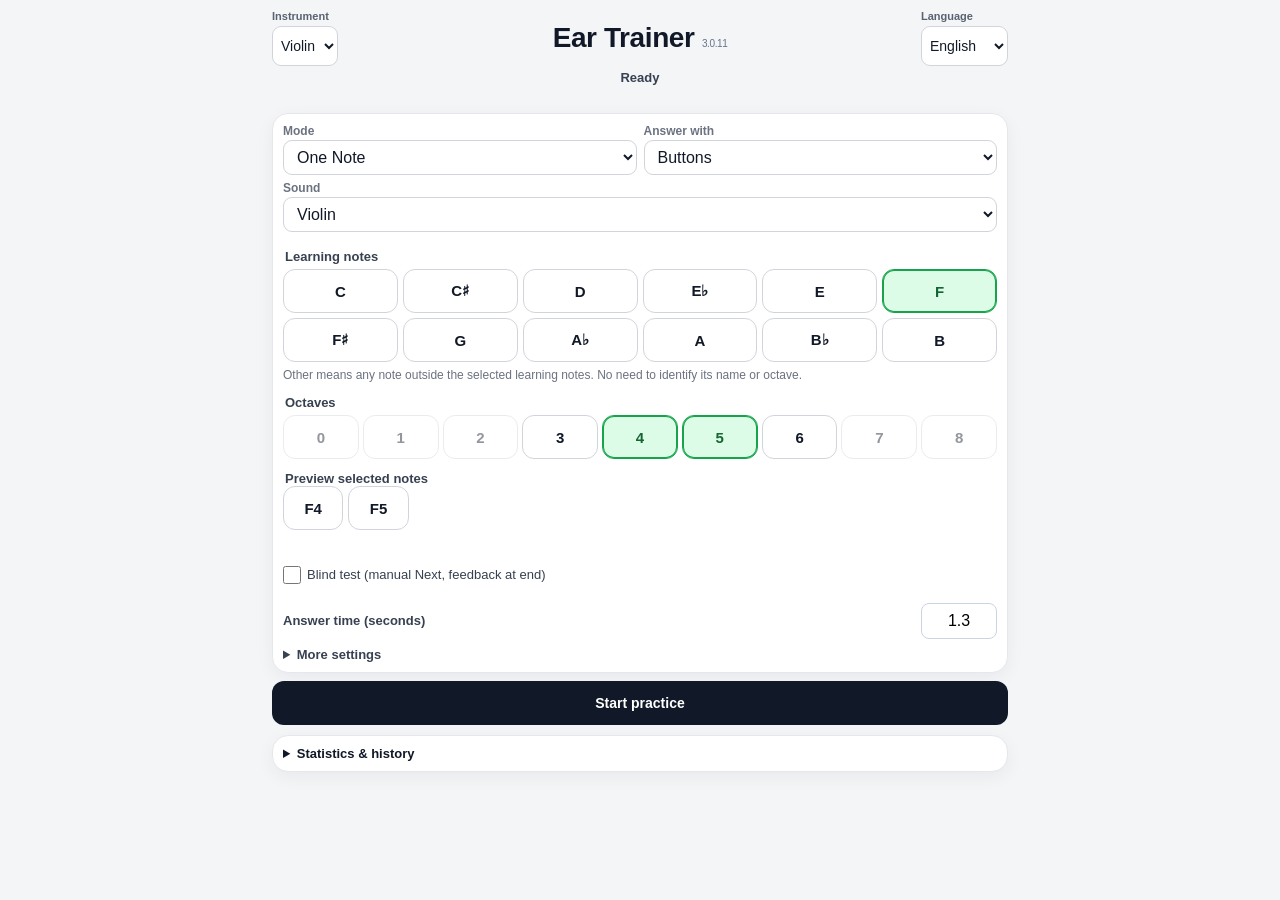
<file: index.html>
<!DOCTYPE html>
<html lang="en">
<head>
    <meta charset="UTF-8">
    <meta name="viewport" content="width=device-width, initial-scale=1.0, viewport-fit=cover">
    <meta name="theme-color" content="#f4f5f7">
    <meta name="apple-mobile-web-app-capable" content="yes">
    <meta name="apple-mobile-web-app-status-bar-style" content="default">
    <meta name="apple-mobile-web-app-title" content="Ear Trainer">
    <title>Ear Trainer</title>
    <link rel="manifest" href="./manifest.webmanifest">
    <link rel="apple-touch-icon" href="./icon-192.png">
    <link rel="stylesheet" href="./styles.css">
</head>
<body>
    <aside id="dailyGoalNotice" class="daily-goal-notice" hidden>
        <strong id="dailyGoalText" role="alert"></strong>
        <button type="button" class="secondary" id="dailyGoalDismiss">OK</button>
    </aside>
    <main class="app-shell">
        <header class="app-header">
            <div class="header-top">
                <label class="header-picker" for="instrumentSelect">
                    <span id="instrumentLabel">Instrument</span>
                    <select id="instrumentSelect">
                        <option value="violin" selected>Violin</option>
                        <option value="piano">Piano</option>
                    </select>
                </label>
                <h1 id="appTitle">Ear Trainer <small id="appVersion"></small></h1>
                <label class="header-picker language-picker" for="languageSelect">
                    <span id="languageLabel">Language</span>
                    <select id="languageSelect" aria-label="Language">
                        <option value="en">English</option>
                        <option value="de">Deutsch</option>
                        <option value="ja">&#26085;&#26412;&#35486;</option>
                        <option value="it">Italiano</option>
                        <option value="el">&#917;&#955;&#955;&#951;&#957;&#953;&#954;&#940;</option>
                        <option value="zh-TW">&#32321;&#39636;&#20013;&#25991;</option>
                    </select>
                </label>
            </div>
            <button id="updateButton" type="button" class="secondary update-button" hidden>Update to the new version</button>
            <button id="audioReload" type="button" class="secondary" hidden>Reload audio</button>
            <p id="status" class="status" aria-live="polite"></p>
        </header>

        <p id="storageWarning" role="alert" hidden></p>
        <section class="settings-card" id="settingsCard">
            <div class="settings-grid">
                <label><span data-i="mode"></span><select id="modeSelect"><option value="single" data-i="one"></option><option value="interval" data-i="two"></option><option value="free" data-i="free"></option></select></label>
                <label id="displayRow"><span data-i="answerWith"></span><select id="displaySelect"><option value="buttons" data-i="buttons"></option><option value="instrument" data-i="instrument"></option></select></label>
                <label class="wide"><span data-i="sound"></span><select id="soundSelect" aria-describedby="soundHint"><option value="piano" data-i="piano"></option><option value="violin" data-i="violin"></option><option value="mixed" data-i="mixed"></option></select></label>
            </div>
            <p id="soundHint" class="mini" data-i="mixedHint" hidden></p>
            <div id="apSettings">
                <fieldset><legend data-i="learningNotes"></legend><div id="learningNotes" class="note-grid"></div><p id="otherHint" class="mini" data-i="otherHint" hidden></p></fieldset>
                <fieldset><legend data-i="octaves"></legend><div id="octaves" class="octave-grid"></div></fieldset>
                <fieldset class="selection-preview"><legend data-i="previewSelected"></legend><div id="selectionPreviewKeys" class="preview-grid" aria-label="Preview" aria-describedby="selectionPreviewLabel"></div><p id="selectionPreviewLabel" class="mini" role="status" aria-live="polite"></p></fieldset>
                <label class="option-row"><input type="checkbox" id="blindCheck"><span data-i="blind"></span></label>
            </div>
            <div id="rpSettings" hidden>
                <div class="settings-grid">
                    <label><span data-i="minInterval"></span><select id="minIntervalSelect"></select></label>
                    <label><span data-i="maxInterval"></span><select id="maxIntervalSelect"></select></label>
                    <label class="wide"><span data-i="direction"></span><select id="directionSelect"><option value="both" data-i="random"></option><option value="higher" data-i="up"></option><option value="lower" data-i="down"></option></select></label>
                </div>
                <details id="rangeDetails"><summary><span data-i="pitchRange"></span> · <span id="rangeLabel"></span></summary>
                    <div class="settings-grid"><label><span data-i="from"></span><select id="startNote"></select></label><label><span data-i="to"></span><select id="endNote"></select></label></div>
                </details>
            </div>
            <div id="commonSettings">
                <label class="time-setting"><span data-i="answerTime"></span><input id="answerLimitSelect" type="text" inputmode="decimal" autocomplete="off" spellcheck="false" aria-label="Answer time (seconds)"></label>
                <details><summary data-i="advanced"></summary>
                    <label class="option-row"><input type="checkbox" id="autoNextCheck" checked><span data-i="autoNext"></span></label>
                    <label class="option-row" id="maskRow"><input type="checkbox" id="maskCheck" checked><span data-i="mask"></span></label>
                    <p class="mini" data-i="timeHint"></p>
                </details>
            </div>
            <p id="configError" role="alert" hidden></p>
        </section>
        <div id="practicePanel">
            <section id="controls" class="controls unified-controls">
                <button id="playButton" class="primary" disabled data-i="start"></button>
                <button id="nextButton" class="secondary" hidden data-i="next"></button>
                <button id="replayButton" class="secondary" hidden data-i="replay"></button>
            </section>
            <section id="answerCard" class="answer-card" hidden>
                <div id="sessionScore" class="session-score"></div>
                <div id="answerText" role="status" aria-live="polite"></div>
                <div id="answerTimer" class="answer-timer" aria-hidden="true" hidden><span></span></div>
            </section>
            <div id="answerArea" hidden>
                <div id="extraAnswers" class="extra-answers" hidden><button id="otherButton" type="button" class="secondary other-answer" data-i="other"></button><button id="unsureButton" class="secondary" data-i="unsure"></button><button id="relativeButton" class="secondary" data-i="relative" hidden></button></div>
                <section id="buttonBoard" class="button-board" hidden>
                    <div id="apNameKeys" class="note-grid" role="group" aria-label="Note name"></div>
                    <div id="apOctaveKeys" class="octave-grid" role="group" aria-label="Octave"></div>
                    <div id="intervalAnswers" class="interval-answers" role="group" aria-label="Semitones"></div>
                    <p id="previewLabel" class="mini" role="status" hidden></p>
                </section>
                <section class="keyboard-card" id="keyboardCard" hidden>
                    <div id="keyboardScroller" class="keyboard-scroller"><div id="keyboard" class="keyboard"></div></div>
                </section>
            </div>
        </div>
        <section id="sessionSummary" class="settings-card" hidden><h2 data-i="results"></h2><div id="summaryBody"></div><details id="reviewDetails" hidden><summary data-i="review"></summary><ol id="reviewList"></ol></details></section>
        <details id="statistics" class="settings-card history-card">
            <summary data-i="statistics"></summary><div id="historyBody"></div>
            <div class="history-actions"><button id="exportButton" class="secondary" data-i="backup"></button><button id="importButton" class="secondary" data-i="restore"></button><input id="importFile" type="file" accept=".json,application/json" hidden></div>
            <p class="mini" id="historyNotice" role="status"></p>
        <section class="tracker-strip" aria-label="Training time">
            <p id="trackerStatus">今日有效训练 0/60 分钟 · 仅本机，未同步</p>
            <details class="tracker-config">
                <summary><span id="trackerSettingTitle">训练时间同步设置</span> <span id="trackerSync"></span></summary>
                <label><span id="trackerEndpointLabel">Cloudflare 同步 Worker HTTPS 地址</span>
                    <input id="trackerEndpoint" type="url" placeholder="https://your-sync-worker.workers.dev" autocomplete="off">
                </label>
                <label><span id="trackerKeyLabel">个人配对码（不同网站和设备须完全相同）</span>
                    <input id="trackerKey" type="text" maxlength="32" autocomplete="off" spellcheck="false">
                </label>
                <div class="tracker-buttons">
                    <button type="button" id="trackerSave" class="secondary">保存同步设置</button>
                    <button type="button" id="trackerCopy" class="secondary">复制配对码</button>
                </div>
                <div id="trackerHistory" class="tracker-history"></div>
                <p id="trackerConfigMessage">未配置云端前，两个网站与设备的进度不能合并。</p>
            </details>
        </section>

        </details>
    </main>
    <script src="./vendor/WebAudioFontPlayer.js"></script>
    <script src="./i18n.js"></script>
    <script src="./training-core.js"></script>
    <script src="./answer-timer.js"></script>
    <script src="./ap-science.js"></script>
    <script src="./training-tracker.js"></script>
    <script src="./ap-focus-model.js"></script>
    <script src="./relative-course.js"></script>
    <script src="./unified-model.js"></script>
    <script src="./unified-copy.js"></script>
    <script src="./app.js"></script>
</body>
</html>
</file>
<file: styles.css>
:root {
    color-scheme: light;
    font-family: -apple-system, BlinkMacSystemFont, "Segoe UI", Arial, sans-serif;
    background: #f4f5f7;
    color: #111827;
}

* { box-sizing: border-box; -webkit-tap-highlight-color: transparent; }
html, body { margin: 0; min-height: 100%; background: #f4f5f7; }
body { overscroll-behavior-y: contain; }
button, select { font: inherit; }
button {
    min-height: 46px;
    border: 0;
    border-radius: 12px;
    padding: 0 12px;
    font-weight: 700;
    cursor: pointer;
    touch-action: manipulation;
}
button:disabled { opacity: 0.45; cursor: default; }
.primary { background: #111827; color: white; }
.secondary { background: white; color: #111827; border: 1px solid #d1d5db; }
.danger { background: #fee2e2; color: #991b1b; border: 1px solid #fecaca; }
.full-width { width: 100%; margin-top: 7px; }
.app-shell {
    width: min(100%, 760px);
    margin: 0 auto;
    padding: max(10px, env(safe-area-inset-top)) 12px max(10px, env(safe-area-inset-bottom));
}
.app-header { text-align: center; margin-bottom: 8px; }
.header-top {
    display: grid;
    grid-template-columns: minmax(0, 1fr) auto minmax(0, 1fr);
    align-items: center;
    gap: 4px;
}
.app-header h1 { margin: 0; font-size: clamp(20px, 5.6vw, 28px); letter-spacing: -0.4px; }
.header-picker { justify-self: start; display: grid; max-width: 100%; text-align: left; gap: 4px; }
.header-picker.language-picker { justify-self: end; }
.header-picker span { font-size: 11px; color: #596270; font-weight: 700; }
.header-picker select { min-height: 40px; min-width: 0; max-width: 100%; padding: 2px 4px; font-size: 14px; }
.status { height: 36px; min-height: 36px; overflow: hidden; margin: 3px 0 0; font-size: 13px; line-height: 18px; font-weight: 650; color: #374151; }
.settings-card, .answer-card, .keyboard-card {
    background: white;
    border: 1px solid #e5e7eb;
    border-radius: 16px;
    box-shadow: 0 5px 18px rgba(17, 24, 39, 0.05);
}
.settings-card { padding: 10px; }
.settings-grid { display: grid; grid-template-columns: repeat(2, minmax(0, 1fr)); gap: 6px 10px; }
.settings-grid label { display: grid; gap: 2px; }
.settings-grid span, .mode-picker span, .instrument-picker span { font-size: 12px; font-weight: 700; color: #6b7280; }
.settings-actions { display: grid; grid-template-columns: minmax(0, 1fr) minmax(92px, .8fr); align-items: end; gap: 10px; margin-top: 7px; }
.mode-picker, .instrument-picker { display: grid; gap: 2px; min-width: 0; }
.settings-actions button { min-height: 35px; }
select { width: 100%; min-height: 35px; border-radius: 9px; border: 1px solid #d1d5db; background: #fff; padding: 0 9px; color: #111827; }
.controls { display: grid; grid-template-columns: repeat(3, minmax(0, 1fr)); gap: 8px; margin: 8px 0; }
.controls button { font-size: 13px; padding: 0 6px; }
.answer-card { overflow: hidden; }
.answer-text { height: 38px; padding: 3px 10px 0; line-height: 32px; font-size: 17px; font-weight: 800; text-align: center; white-space: nowrap; overflow: hidden; text-overflow: ellipsis; }
#staff { display: block; width: 100%; height: auto; }
.keyboard-card { padding: 7px; }
.keyboard-scroller { overflow-x: auto; overflow-y: hidden; padding-bottom: 4px; scrollbar-width: thin; overscroll-behavior-x: contain; }
.keyboard { position: relative; height: 214px; min-width: 100%; user-select: none; }

.piano-key { position: absolute; top: 0; border: 1px solid #111827; border-radius: 0 0 7px 7px; padding: 0; touch-action: pan-x; user-select: none; }
.white-key { width: 52px; height: 186px; background: #ffffff; z-index: 1; }
.black-key { width: 32px; height: 120px; background: #111111; z-index: 2; }
/* A blue ring marks the public reference pitch; wrong/correct fills stay legible. */
.white-key.reference { box-shadow: inset 0 0 0 4px #2563eb; }
.black-key.reference { box-shadow: inset 0 0 0 3px #93c5fd; }
.white-key.correct, .white-key.active { background: #86d17c; }
.white-key.wrong { background: #e88b8b; }
.black-key.correct, .black-key.active { background: #4f9d48; }
.black-key.wrong { background: #b94a4a; }
.hint { margin: 6px 6px 0; color: #6b7280; font-size: 12px; line-height: 1.45; text-align: center; }
#demoPointer {
    position: fixed;
    left: 0;
    top: 0;
    width: 34px;
    height: 34px;
    border-radius: 50%;
    background: rgba(17, 24, 39, 0.20);
    border: 2px solid rgba(17, 24, 39, 0.52);
    transform: translate(-50%, -50%) scale(0);
    transition: left 260ms ease, top 260ms ease, transform 140ms ease, opacity 140ms ease;
    opacity: 0;
    z-index: 9999;
    pointer-events: none;
}
#demoPointer.visible { opacity: 1; transform: translate(-50%, -50%) scale(1); }
#demoPointer.tap { transform: translate(-50%, -50%) scale(0.68); }
@media (min-width: 620px) {
    .settings-grid { grid-template-columns: repeat(4, minmax(0, 1fr)); }
    .controls { grid-template-columns: repeat(5, 1fr); }
    .controls button { font-size: 14px; }
}

/* Distinct simultaneous touch indicators during automated piano performance. */
.demo-music-pointer {
    position: fixed;
    width: 17px;
    height: 17px;
    background: rgba(37, 99, 235, 0.28);
    border: 2px solid rgba(37, 99, 235, 0.64);
    border-radius: 50%;
    transform: translate(-50%, -50%);
    z-index: 9998;
    opacity: 0;
    pointer-events: none;
}
.demo-music-pointer.visible { opacity: 1; }

/* Demo uses the regular keyboard and stable staff dimensions. */
.app-shell.demo-running .settings-card,
.app-shell.demo-running .controls,
.app-shell.demo-running .keyboard,
.app-shell.demo-running .header-picker {
    pointer-events: none;
}
.app-shell.demo-running #demoButton {
    pointer-events: auto;
}

@media (max-width: 619px) {
    .controls button { min-height: 40px; }
    .hint { display: none; }
}
@media (max-height: 730px) and (max-width: 619px) {
    .keyboard { height: 194px; }
    .white-key { height: 170px; }
    .black-key { height: 109px; }
}

@media (max-height: 700px) and (max-width: 619px) {
    .app-shell { padding-top: max(6px, env(safe-area-inset-top)); }
    .app-header { margin-bottom: 4px; }
    .settings-card { padding: 7px; }
    .settings-grid { gap: 4px 8px; }
    .settings-grid label { gap: 1px; }
    select { min-height: 31px; }
    .settings-card .full-width { min-height: 34px; }
    .controls { margin: 5px 0; }
    .controls button { min-height: 36px; }
    .answer-text { height: 32px; line-height: 28px; }
    .keyboard { height: 171px; }
    .white-key { height: 150px; }
    .black-key { height: 96px; }
}

/* Schematic, chromatic violin fingerboard. Numbers are semitone offsets from each open string,
   not physical finger numbers or fret locations (violin has no frets). */
.keyboard.violin-board { height: 174px; min-width: 0; background: linear-gradient(90deg, #fbfaf7, #f2ede3); border-radius: 10px; }
.violin-string-line { position: absolute; left: 39px; right: 3px; height: 2px; background: #b5a48e; pointer-events: none; }
.violin-string-label { position: absolute; left: 3px; width: 37px; height: 26px; z-index: 3; display: grid; place-items: center; font-weight: 800; font-size: 12px; color: #6b4930; background: #fffaf1; border-radius: 6px; border: 1px solid #d8cbb8; pointer-events: none; }
.violin-note { position: absolute; height: 34px; width: 42px; border-radius: 9px; border: 1px solid #c2b4a1; background: #fff; display: flex; flex-direction: column; justify-content: center; align-items: center; padding: 0; color: #24292f; touch-action: pan-x; box-shadow: 0 1px 3px #574b3833; }
.violin-note.open-string { background: #f4e8ce; border-color: #b9a57d; }
.violin-note.out-of-range { opacity: .43; }
.violin-touch-dot { width: 7px; height: 7px; flex: 0 0 auto; border-radius: 50%; background: #9b8e7c; pointer-events: none; }
.violin-note.correct .violin-touch-dot, .violin-note.active .violin-touch-dot, .violin-note.wrong .violin-touch-dot { background: #374151; }
.violin-note.reference { outline: 3px solid #2563eb; outline-offset: -3px; }
.violin-note.correct, .violin-note.active { background: #86d17c; opacity: 1; }
.violin-note.wrong { background: #e88b8b; opacity: 1; }
@media (max-height: 730px) and (max-width: 619px) { .keyboard.violin-board { height: 174px; } }
@media (max-height: 700px) and (max-width: 619px) { .keyboard.violin-board { height: 174px; } }

#instrumentSelect[hidden] { display: none !important; }

/* Two-note-only controls stay on a separate row, readable at 360px width. */
.interval-settings { grid-column: 1 / -1; display: grid; grid-template-columns: minmax(0, 1fr) minmax(0, 1fr) minmax(0, 1.4fr); gap: 7px; }
.interval-settings[hidden] { display: none; }
.interval-picker { display: grid; gap: 2px; min-width: 0; align-content: end; }
.settings-grid span, .interval-picker span { font-size: 12px; font-weight: 700; color: #6b7280; }
.interval-picker span { line-height: 1.15; }
.interval-picker select { min-width: 0; padding-left: 5px; padding-right: 3px; }

/* Extra assessment UI never affects legacy single/two-note layouts. */
.ap-settings { grid-column: 1 / -1; display: grid; grid-template-columns: repeat(2, minmax(0, 1fr)); gap: 7px; }
.ap-settings[hidden], .ap-answer-panel[hidden], .ap-review[hidden] { display: none; }
.ap-picker { display: grid; gap: 2px; min-width: 0; }
.ap-picker span { font-size: 12px; font-weight: 700; line-height: 1.2; color: #6b7280; }
.ap-description { grid-column: 1 / -1; margin: 0; font-size: 11px; color: #6b7280; line-height: 1.4; }
.ap-answer-panel { margin: 7px 0; padding: 8px; border: 1px solid #e5e7eb; border-radius: 14px; background: white; }
.ap-answer-buttons { display: grid; grid-template-columns: repeat(4, minmax(0, 1fr)); gap: 6px; }
.ap-note-button { padding: 0 2px; min-width: 0; min-height: 48px; font-size: 12px; overflow-wrap: anywhere; }
.app-shell.ap-mode .keyboard-card, .app-shell.ap-mode .answer-card { display: none; }
.app-shell.ap-complete .ap-answer-buttons { display: none; }
.ap-review { padding: 7px 2px 0; font-size: 12px; line-height: 1.6; }
.ap-review h3 { margin: 0 0 4px; font-size: 14px; }
.ap-review ol { margin: 0; padding-left: 28px; }
.app-shell.demo-running .ap-answer-panel { pointer-events: none; }

/* New AP learning/cold-check UI; other modes retain their original layout. */
.ap-configuration { display:grid; grid-template-columns: repeat(2, minmax(0,1fr)); gap:7px; }
.ap-configuration[hidden], .ap-course-info[hidden], .ap-opt[hidden], .ap-note-button[hidden] { display:none!important; }
.ap-course-info { grid-column:1/-1; display:grid; gap:5px; background:#f1f5f9; padding:8px; border-radius:10px; }
.ap-course-info p { margin:0; font-size:12px; line-height:1.5; }
.ap-opt { display:flex; align-items:flex-start; gap:7px; font-size:12px; line-height:1.5; }
.ap-opt input { margin-top:2px; flex-shrink:0; }
.ap-history-panel { margin:7px 0; padding:8px; border:1px solid #e5e7eb; background:#fff; border-radius:12px; font-size:12px; }
.ap-history-panel summary { font-weight:700; cursor:pointer; }
.ap-history-panel p { margin:4px 0; }
.ap-history-panel button { margin-top:6px; }

.tracker-strip{margin:5px 0;padding:6px 10px;border:1px solid #e5e7eb;border-radius:10px;background:#fff;font-size:11px;line-height:1.5}
.daily-goal-notice {position:sticky;top:env(safe-area-inset-top,0px);z-index:12;display:flex;align-items:center;justify-content:space-between;gap:12px;max-width:680px;margin:0 auto 8px;padding:10px 14px;background:#143e4d;color:#fff;border-radius:10px;font-size:1rem;box-shadow:0 2px 10px #143e4d30;}
.daily-goal-notice[hidden] {display:none;}
.daily-goal-notice button {flex:none;min-height:40px;color:#143e4d;background:#fff;}
.tracker-strip p{margin:2px 0}
.tracker-config summary{cursor:pointer;color:#374151;font-size:11px}
.tracker-config label{display:grid;gap:3px;margin:5px 0}
.tracker-config input{width:100%;min-width:0;box-sizing:border-box;padding:7px;font-size:12px}
.tracker-buttons{display:flex;gap:5px;flex-wrap:wrap}
.tracker-buttons button{font-size:11px;min-height:32px}

.tracker-history{margin-top:7px;padding-top:5px;border-top:1px solid #e5e7eb;font-size:11px;color:#475569}

/* v2.2.8: Mobile listening-only interface; the staff and clef are not displayed. */
.legacy-clef-control[hidden], #staff[hidden] { display: none !important; }
.settings-grid { grid-template-columns: repeat(3, minmax(0, 1fr)); gap: 6px 7px; }
@media (min-width:620px) { .settings-grid { grid-template-columns: repeat(3, minmax(0, 1fr)); } }
.answer-card { display: flex; align-items: center; min-height: 43px; padding: 0 5px; }
.answer-text { flex: 1 1 auto; min-width: 0; }
.interval-replay-button { flex: 0 0 auto; min-height: 30px; padding: 0 9px; margin-right: 3px; font-size: 12px; }
.interval-replay-button[hidden] { display: none !important; }


/* vNext: Systematic relative-pitch course — compact on phones, independent from Two notes. */
.rp-panel { margin: 7px 0; padding: 9px; border:1px solid #d8e0ec; background:#fff; border-radius:14px; }
.rp-panel[hidden], .rp-answer-grid[hidden], .rp-reference[hidden],.rp-results[hidden] { display:none!important; }
.rp-config {display:grid;grid-template-columns: .85fr 1.25fr .85fr;gap:6px;}
.rp-config label {min-width:0;display:grid;gap:2px;}
.rp-config span {font-size:11px;color:#475569;font-weight:700;}
.rp-config select {padding:1px 3px;min-height:36px;font-size:12px;}
.rp-examples {margin:8px 0 5px;font-size:12px;}
.rp-examples summary {font-weight:700;color:#334155;cursor:pointer;}
.rp-sample-grid {display:grid;grid-template-columns:repeat(4,minmax(0,1fr));gap:5px;padding-top:6px;}
.rp-sample {font-size:11px;min-height:34px;padding:3px;}
.rp-progress {padding:6px 2px 4px;display:flex;gap:8px;align-items:center;font-size:13px;line-height:1.4;}
.rp-progress strong {font-variant-numeric:tabular-nums;color:#1e40af;white-space:nowrap;}
.rp-reference {font-size:13px;font-weight:800;background:#eff6ff;color:#1e40af;padding:6px 10px;border-radius:8px;}
.rp-answer-grid {display:grid;grid-template-columns:repeat(3,minmax(0,1fr));gap:6px;margin:7px 0;}
.rp-choice {padding:6px 2px;font-size:13px;min-height:45px;}
.rp-answer-grid:has(> :nth-child(16)) {grid-template-columns:repeat(4,minmax(0,1fr));}
.rp-note-filter {margin:8px 0;}
.rp-note-filter summary {cursor:pointer;font-weight:600;font-size:14px;}
.rp-note-filter .af-notes {margin:8px 0;}
.rp-note-filter button[aria-pressed="true"] {background:#174b63;color:#fff;}
.rp-choice.rp-picked {background:#dbeafe;border-color:#60a5fa;}
.rp-audio-controls {display:flex;gap:5px;flex-wrap:wrap;}
.rp-audio-controls button {font-size:11px;min-height:33px;padding:2px 7px;flex:1;}
.rp-audio-controls button[hidden]{display:none;}
.rp-results {font-size:12px;line-height:1.45;padding:6px;background:#f8fafc;border-radius:8px;max-height:140px;overflow-y:auto;}
.rp-results p {margin:3px 0;}
.rp-history{margin-top:7px;font-size:12px;}.rp-history summary {color:#334155;font-weight:700;cursor:pointer;}
.rp-history p{margin:5px 0;}.rp-history button{min-height:32px;font-size:11px;}
.rp-caption{font-size:11px;color:#64748b;margin:7px 0 0;}
.app-shell.rp-mode .settings-grid {grid-template-columns:repeat(2,minmax(0,1fr));}
.app-shell.rp-mode .settings-grid label:has(#keySelect) {display:none;}
.app-shell.rp-naming .keyboard-card,.app-shell.rp-naming .answer-card {display:none;}
.app-shell.rp-mode .ap-history-panel {display:none;}
.app-shell.board-test .settings-card, .app-shell.board-test .tracker-strip, .app-shell.board-test .ap-history-panel {display:none;}
.app-shell.board-test.rp-position .rp-config {display:none;}
.app-shell.board-test .rp-examples {display:none;}
.reference-chip {font-size:11px;line-height:1.25;flex:0 1 auto;max-width:38%;color:#1d4ed8;background:#eff6ff;border-radius:7px;padding:5px;white-space:normal;font-weight:800;}
.reference-chip[hidden]{display:none;}
.ap-study-panel {padding:7px;background:#fff;border-radius:9px;border:1px solid #cbd5e1;}
.ap-study-panel[hidden]{display:none!important;}
.ap-study-title {font-size:13px!important;font-weight:800!important;}
.ap-study-subtitle {font-size:11px!important;color:#475569;}
.ap-study-cards {display:grid;grid-template-columns:repeat(3,minmax(0,1fr));gap:5px;margin:7px 0;}
.ap-study-note {font-size:12px;min-height:36px;padding:3px;overflow-wrap:anywhere;}
.ap-study-note.due {background:#eff6ff;border-color:#93c5fd;}
.ap-repeat-note{margin-top:7px;min-height:34px;font-size:12px;width:100%;}
.ap-repeat-note[hidden]{display:none!important;}
@media (max-width:390px){.rp-panel{padding:6px}.rp-config{gap:4px}.rp-choice{font-size:12px}.rp-sample-grid{grid-template-columns:repeat(3,minmax(0,1fr));}}


/* v2.2.9: all 4 violin strings vertical, 13 offsets visible, no horizontal paging. */
.keyboard.violin-board {position:relative;min-width:0!important;width:100%!important;background:linear-gradient(90deg,#fffaf1,#f5f0e7);border:1px solid #dfd4c1;border-radius:10px;}
.keyboard.violin-board .violin-string-line {position:absolute;right:auto;width:2px;height:auto;background:linear-gradient(180deg,#b9a992,#7f766a);z-index:0;}
.keyboard.violin-board .violin-string-label {position:absolute;height:25px;display:grid;place-items:center;font-size:12px;pointer-events:none;}
.keyboard.violin-board .violin-note {position:absolute;min-width:0;display:flex;align-items:center;justify-content:center;touch-action:manipulation;padding:0;z-index:1;box-shadow:0 1px 2px #574b382b;border-radius:7px;}
.keyboard.violin-board .violin-touch-dot {width:6px;height:6px;}
.keyboard.violin-board .violin-note.reference {outline:3px solid #1d4ed8;outline-offset:-3px;background:#dbeafe;}
.keyboard.violin-board .violin-note.out-of-range {opacity:.35;}
.violin-step-label {position:absolute;left:2px;width:20px;text-align:center;font-size:10px;color:#78716c;font-weight:700;pointer-events:none;}
.keyboard-card:has(.violin-board) .keyboard-scroller{overflow-x:hidden;overflow-y:visible;}
@media (max-width:390px){.keyboard-card:has(.violin-board){padding:5px;}}

/* Training focus: controls stay reachable; no staff or target-dependent layout. */
[hidden] { display:none!important; }
.app-header small { font-size:10px; color:#64748b; font-weight:500; }
#storageWarning { color:#991b1b; background:#fee2e2; padding:8px; }
.training-round .settings-card, .training-round .tracker-strip,
.training-round .ap-history-panel, .training-round .rp-config,
.training-round .rp-timbre, .training-round #rpExamples,
.training-round .rp-history, .training-round #rpIntro { display:none; }
.training-round .controls { grid-template-columns:1fr 1fr; position:sticky; top:0; z-index:6; background:#f4f5f7; padding:4px 0; }
.training-round #demoButton { display:none; }
.controls { grid-template-columns:repeat(3,minmax(0,1fr)); }
.controls button, .rp-audio-controls button, .ap-repeat-note, .rp-sample { min-height:44px; }
.status { height:auto; min-height:36px; }
.rp-timbre { display:flex; align-items:center; gap:8px; font-size:12px; margin-top:5px; }
.rp-timbre select { flex:1; }
.rp-progress { min-height:50px; }
.ap-answer-buttons { grid-template-columns:repeat(3,minmax(0,1fr)); }
.ap-note-button { min-height:50px; }
.rp-position .rp-reference { position:sticky; top:55px; z-index:5; }
.answer-card:has(#referenceChip:not([hidden])) { position:sticky; top:55px; z-index:5; }
#staff { display:none!important; }
.training-round .app-header .status { display:none; }
.training-round .app-header h1 { font-size:16px; }
.training-round .app-header { margin-bottom:2px; }
.training-round .answer-text { height:30px; line-height:26px; font-size:14px; }
.training-round .answer-card { display:flex; flex-wrap:wrap; align-items:center; justify-content:center; }
.training-round .answer-card .answer-text { width:100%; }
.training-round .answer-card #intervalReplayButton { min-height:36px; margin:2px; }
.training-round.rp-position .answer-card { display:none; }
.training-round.rp-position .rp-progress { min-height:36px; }
.training-round.rp-position #rpReference { padding:3px 8px; }
.training-round.rp-position .rp-audio-controls button { min-height:36px; }
.keyboard.violin-board .violin-note { min-height:0; }

/* v20.0 / v2.4.0: one visible prompt per mode, one tap per question, no scrolling in a round. */
.app-header small { font-variant-numeric: tabular-nums; }
.update-button { display:block; margin:4px auto 0; min-height:32px; padding:0 12px; font-size:12px; color:#1d4ed8; border-color:#93c5fd; background:#eff6ff; }
.update-button[hidden], .training-round .update-button, .demo-running .update-button { display:none; }
.option-row { grid-column:1/-1; display:flex; align-items:flex-start; gap:8px; font-size:12px; line-height:1.4; color:#374151; }
.option-row input { width:18px; height:18px; margin:0; flex-shrink:0; }
.training-round .header-top { display:none; }
.training-round .app-header { margin-bottom:2px; }
.training-round .app-header .status { display:block; height:auto; min-height:0; margin:0; font-size:12px; line-height:16px; white-space:nowrap; overflow:hidden; text-overflow:ellipsis; }
/* AP and RP rounds show their own prompt and feedback beside the answers. */
.training-round.ap-mode .app-header, .training-round.rp-mode .app-header { display:none; }
.training-round.ap-mode .controls { position:static; }
.ap-message { margin:0 0 8px; min-height:38px; font-size:14px; line-height:19px; font-weight:700; color:#1f2937; }
.ap-complete .ap-message { min-height:0; }
.ap-note-button.ap-picked { background:#dbeafe; border-color:#60a5fa; }
.ap-note-button.ap-right, .rp-choice.rp-right { background:#bbf7d0; border-color:#16a34a; }
.ap-note-button.ap-wrong, .rp-choice.rp-wrong { background:#fecaca; border-color:#dc2626; }
.ap-note-button.ap-picked:disabled, .ap-note-button.ap-right:disabled, .ap-note-button.ap-wrong:disabled,
.rp-choice.rp-picked:disabled, .rp-choice.rp-right:disabled, .rp-choice.rp-wrong:disabled { opacity:1; }
.ap-study-octaves { display:flex; align-items:center; flex-wrap:wrap; gap:6px; margin-top:6px; font-size:11px; font-weight:700; color:#475569; }
.ap-study-octave { min-height:32px; padding:0 9px; font-size:12px; }
.ap-study-octave.current { color:#1d4ed8; background:#eff6ff; border-color:#93c5fd; }
.ap-study-note.fresh { background:#fffbeb; border-color:#f59e0b; }
.rp-produce { display:grid; gap:7px; margin:7px 0; }
.rp-produce[hidden], .rp-produce-rate[hidden] { display:none!important; }
.rp-produce-prompt { margin:0; padding:8px 10px; font-size:15px; line-height:1.35; font-weight:800; color:#1e3a8a; background:#eff6ff; border-radius:8px; }
.rp-produce-rate { display:grid; grid-template-columns:1fr 1fr; gap:7px; }
.rp-produce button { min-height:48px; }
.rp-mic { margin-top:6px; }
.rp-focus { font-weight:700; color:#334155; }
/* Board rounds: prompt, reference chip and Replay share one row above the board. */
.training-round .answer-card { flex-wrap:nowrap; min-height:40px; }
.training-round .answer-card .answer-text { width:auto; flex:1 1 auto; font-size:13px; }
.training-round .reference-chip { max-width:46%; }
.ap-configuration { grid-column:1/-1; grid-template-columns:repeat(auto-fit,minmax(92px,1fr)); align-items:end; }
.ap-configuration .ap-picker[hidden] { display:none; }
/* Idle: Play stays reachable at the bottom edge even when the settings are taller than the screen. */
.app-shell:not(.training-round) .controls { position:sticky; bottom:0; z-index:5; margin:2px 0; padding:6px 0 calc(6px + env(safe-area-inset-bottom, 0px)); background:#f4f5f7; }
.training-round .answer-card .answer-text { height:auto; max-height:32px; line-height:16px; white-space:normal; text-align:left; overflow:hidden; display:-webkit-box; -webkit-line-clamp:2; -webkit-box-orient:vertical; }
/* RP locate: counter, reference and Replay share the space above the board; nothing moves after a tap. */
.training-round.rp-position .rp-panel { display:grid; grid-template-columns:minmax(0,1fr) auto; gap:4px 8px; align-items:center; padding:5px 9px; }
.training-round.rp-position .rp-progress { grid-column:1/-1; min-height:0; padding:0; font-size:12px; }
.training-round.rp-position .rp-progress span { min-width:0; white-space:nowrap; overflow:hidden; text-overflow:ellipsis; }
.training-round.rp-position #rpReference { position:static; margin:0; padding:6px 8px; }
.training-round.rp-position .rp-audio-controls { flex-wrap:nowrap; }
.training-round.rp-position .rp-audio-controls button { flex:0 0 auto; min-height:36px; }
.training-round.rp-position .answer-card { display:none; }
.training-round .interval-replay-button { min-height:40px; min-width:48px; }

.rp-answer-grid.all-distances {grid-template-columns:repeat(5,minmax(0,1fr));}

/* 2.8.9: full, stationary 88-key piano. Seven rows in every orientation.
   Keep short displays scrollable vertically rather than shrinking touch targets
   to unusable sizes. No horizontal scroll or octave controls. */
.keyboard-card:has(.piano-board) { padding: 5px; }
.keyboard-scroller:has(.piano-board) { overflow-x: hidden; overflow-y: visible; padding-bottom: 0; }
.keyboard.piano-board {
    display: grid;
    gap: 5px;
    width: 100%;
    min-width: 0;
    max-width: 560px;
    height: auto;
    margin: 0 auto;
    --piano-row-height: clamp(64px, calc((100vh - 205px) / 7), 86px);
    --piano-row-height: clamp(64px, calc((100svh - 205px) / 7), 86px);
}
.piano-row { position: relative; height: var(--piano-row-height); }
.piano-board .piano-key { min-height: 0; min-width: 0; touch-action: pan-y; border-radius: 0 0 4px 4px; }
.piano-board .white-key { height: 100%; color: #334155; border-color: #87909d; }
.piano-board .black-key { height: 57%; color: white; }
.piano-note-label { position: absolute; bottom: 3px; left: 0; right: 0; text-align: center; font-size: 11px; font-weight: 800; line-height: 14px; pointer-events: none; }
/* Outside the question range is still playable in free play. Show this
   distinction only during an active round, without changing any key positions. */
.training-round .piano-board .white-key.out-of-range { background: #e4e7eb; color: #64748b; }
.training-round .piano-board .black-key.out-of-range { background: #65707e; border-color: #65707e; }
.piano-board .piano-key:focus-visible { outline: 3px solid #2563eb; outline-offset: -3px; }
/* A short portrait viewport needs tighter row gaps to show every octave during
   the question. Landscape and very short windows can still scroll vertically. */
@media (max-height: 720px) {
    .keyboard.piano-board {
        gap: 3px;
        --piano-row-height: clamp(56px, calc((100vh - 174px) / 7), 86px);
        --piano-row-height: clamp(56px, calc((100svh - 174px) / 7), 86px);
    }
}
/* 3.0 unified practice. Legacy course panels are no longer mounted. */
[hidden]{display:none!important}
#settingsCard{display:grid;gap:10px}
#settingsCard fieldset{margin:7px 0;padding:0;border:0;min-width:0}
#settingsCard legend,#settingsCard summary,#settingsCard .time-setting span{font-weight:700;font-size:13px;color:#374151}
.note-grid{display:grid;grid-template-columns:repeat(6,minmax(0,1fr));gap:5px;margin:5px 0}
.octave-grid{display:grid;grid-template-columns:repeat(9,minmax(0,1fr));gap:4px;margin:5px 0}
.note-grid button,.octave-grid button,.interval-answers button{min-width:0;min-height:44px;padding:2px;font-size:15px}
.note-grid button[aria-pressed=true],.octave-grid button[aria-pressed=true]{background:#dcfce7;color:#166534;border-color:#16a34a;box-shadow:inset 0 0 0 1px #16a34a}
.note-grid button.learning{border:2px solid #16a34a}
.note-grid button.picked,.octave-grid button.picked{background:#dbeafe;border-color:#2563eb;box-shadow:inset 0 0 0 1px #2563eb}
#settingsCard .wide{grid-column:1/-1}
#settingsCard .option-row{display:flex;align-items:center;gap:6px;min-height:36px;font-size:13px}
#settingsCard .option-row input{width:18px;height:18px}
#settingsCard details{margin-top:8px}
#settingsCard details .settings-grid{margin-top:6px}
.time-setting{display:flex;align-items:center;justify-content:space-between;gap:10px}
.time-setting input{width:76px;height:36px;text-align:center;border:1px solid #cbd5e1;border-radius:8px;font:inherit}
.mini{font-size:12px;color:#6b7280;margin:6px 0}
#configError,#storageWarning{font-size:13px;color:#991b1b;margin:4px 0}
.unified-controls{display:flex;gap:6px;position:static!important;padding:0!important;margin:8px 0!important}
.unified-controls button{flex:1;min-height:44px}
#answerCard{padding:6px 9px;margin:6px 0;display:block;min-height:0}
.session-score{color:#64748b;font-size:12px;font-weight:700;line-height:16px;text-align:center}
#answerText{text-align:center;font-size:14px;font-weight:700;min-height:20px;line-height:20px;overflow-wrap:anywhere}
#answerText.good{color:#166534}#answerText.bad{color:#991b1b}
#answerTimer{width:100%;margin:3px 0 0}
.button-board{background:white;border:1px solid #e5e7eb;border-radius:12px;padding:7px;margin:6px 0}
.button-board .note-grid button,.button-board .octave-grid button{min-height:52px}
.button-board .octave-grid button{min-height:46px}
.interval-answers{display:grid;grid-template-columns:repeat(4,minmax(0,1fr));gap:6px}
.interval-answers button{min-height:52px;font-size:20px}
#buttonBoard button.correct{background:#dcfce7;border-color:#16a34a;color:#166534;opacity:1}
#buttonBoard button.wrong{background:#fee2e2;border-color:#dc2626;color:#991b1b;opacity:1}
.extra-answers{display:flex;gap:6px;margin:5px 0}.extra-answers button{flex:1;min-height:39px;font-size:12px;padding:0 4px}
/* A first-class AP answer, consistently above either answer surface. */
.extra-answers #otherButton{flex:2;min-height:44px;font-size:16px;border:2px solid #64748b;background:#fff;color:#111827}
.extra-answers #otherButton:disabled{opacity:.45}
#statistics{margin-top:10px;font-size:13px}#statistics summary{cursor:pointer;font-weight:700}#historyBody p,#summaryBody p{margin:5px 0;font-size:13px;line-height:1.5}#sessionSummary h2{font-size:16px;margin:0 0 6px}#reviewList{padding-left:23px;font-size:13px;line-height:1.6;max-height:40vh;overflow:auto}
.history-actions{display:flex;gap:6px;margin-top:8px}.history-actions button{flex:1;font-size:12px;min-height:36px}
.training-round #statistics,.training-round #sessionSummary,.training-round #settingsCard,.training-round #dailyGoalNotice{display:none!important}
.training-round .app-header .status{display:none}.training-round .app-header{margin:0}.training-round #controls{margin-top:0!important}
.training-round .keyboard.violin-board .violin-note.out-of-range{opacity:.35}
.training-round .keyboard.piano-board .piano-row{height:var(--piano-row-height)}
.training-round .keyboard.piano-board{--piano-row-height:clamp(52px,calc((100svh - 175px)/7),86px);gap:3px}
.training-round .keyboard.piano-board .piano-key.out-of-range.correct{background:#86d17c}.training-round .keyboard.piano-board .piano-key.out-of-range.wrong{background:#e88b8b}
@media(max-width:360px){.note-grid{gap:3px}.octave-grid{gap:2px}.note-grid button,.octave-grid button{font-size:13px}.app-shell{padding-left:8px;padding-right:8px}}
/* The shared clock used to live in the retired focused stylesheet. */
.answer-timer{height:5px;overflow:hidden;border-radius:4px;background:#dbe3ef;display:block}
.answer-timer>span{display:block;width:100%;height:100%;background:#2563eb;transform-origin:left center;transform:scaleX(1)}
.training-round .keyboard-card button:disabled:not(.out-of-range){opacity:1;cursor:default}
#buttonBoard button:disabled:not([data-available=false]){opacity:1}
#settingsCard .settings-grid{width:100%;grid-template-columns:repeat(2,minmax(0,1fr))}
#settingsCard .settings-grid label select{width:100%}

/* Audition highlight leaves original grading colors intact. */
#buttonBoard button.audition{outline:2px solid #2563eb;outline-offset:-3px}
#learningNotes button.audition,#octaves button.audition{outline:2px solid #2563eb;outline-offset:-3px}
.selection-preview{margin:6px 0;min-width:0}
.preview-grid{display:grid;grid-template-columns:repeat(auto-fill,minmax(56px,1fr));gap:5px}
.preview-grid button{min-height:44px;padding:4px 2px;font-size:15px;touch-action:manipulation}
.preview-grid button.audition{background:#dbeafe;border-color:#2563eb;color:#1e40af;outline:2px solid #2563eb;outline-offset:-3px}
.selection-preview .mini{margin:3px 0 0;min-height:1.4em}
#previewLabel{text-align:center;margin:4px 0 0}

/* 3.0.8: place the entire practice interface together, slightly below center.
   The only flexible space is outside the group, never between its controls,
   feedback and answer surface. Large boards keep their natural size and scroll. */
.app-shell.training-round {display:flex;flex-direction:column;min-height:100vh;min-height:100svh;}
.training-round #practicePanel {display:flex;flex-direction:column;flex:1 0 auto;min-width:0;}
.training-round #practicePanel::before,.training-round #practicePanel::after {content:"";min-height:0;}
.training-round #practicePanel::before {flex:3 0 0px;}
.training-round #practicePanel::after {flex:2 0 0px;}
.training-round #practicePanel > * {flex:0 0 auto;}
.training-round #answerCard {margin-top:0;}
.training-round #answerArea {display:flex;flex-direction:column;min-width:0;margin-top:0;}
.training-round #answerArea .extra-answers {margin:0 0 5px;}
.training-round #answerArea .button-board {margin:0;}
/* Reserve the clock and audition-label slots so hiding them does not move keys. */
.training-round #answerTimer[hidden] {display:block!important;visibility:hidden;}
.training-round #previewLabel {min-height:18px;line-height:18px;}
.training-round #previewLabel[hidden] {display:block!important;visibility:hidden;}
</file>
